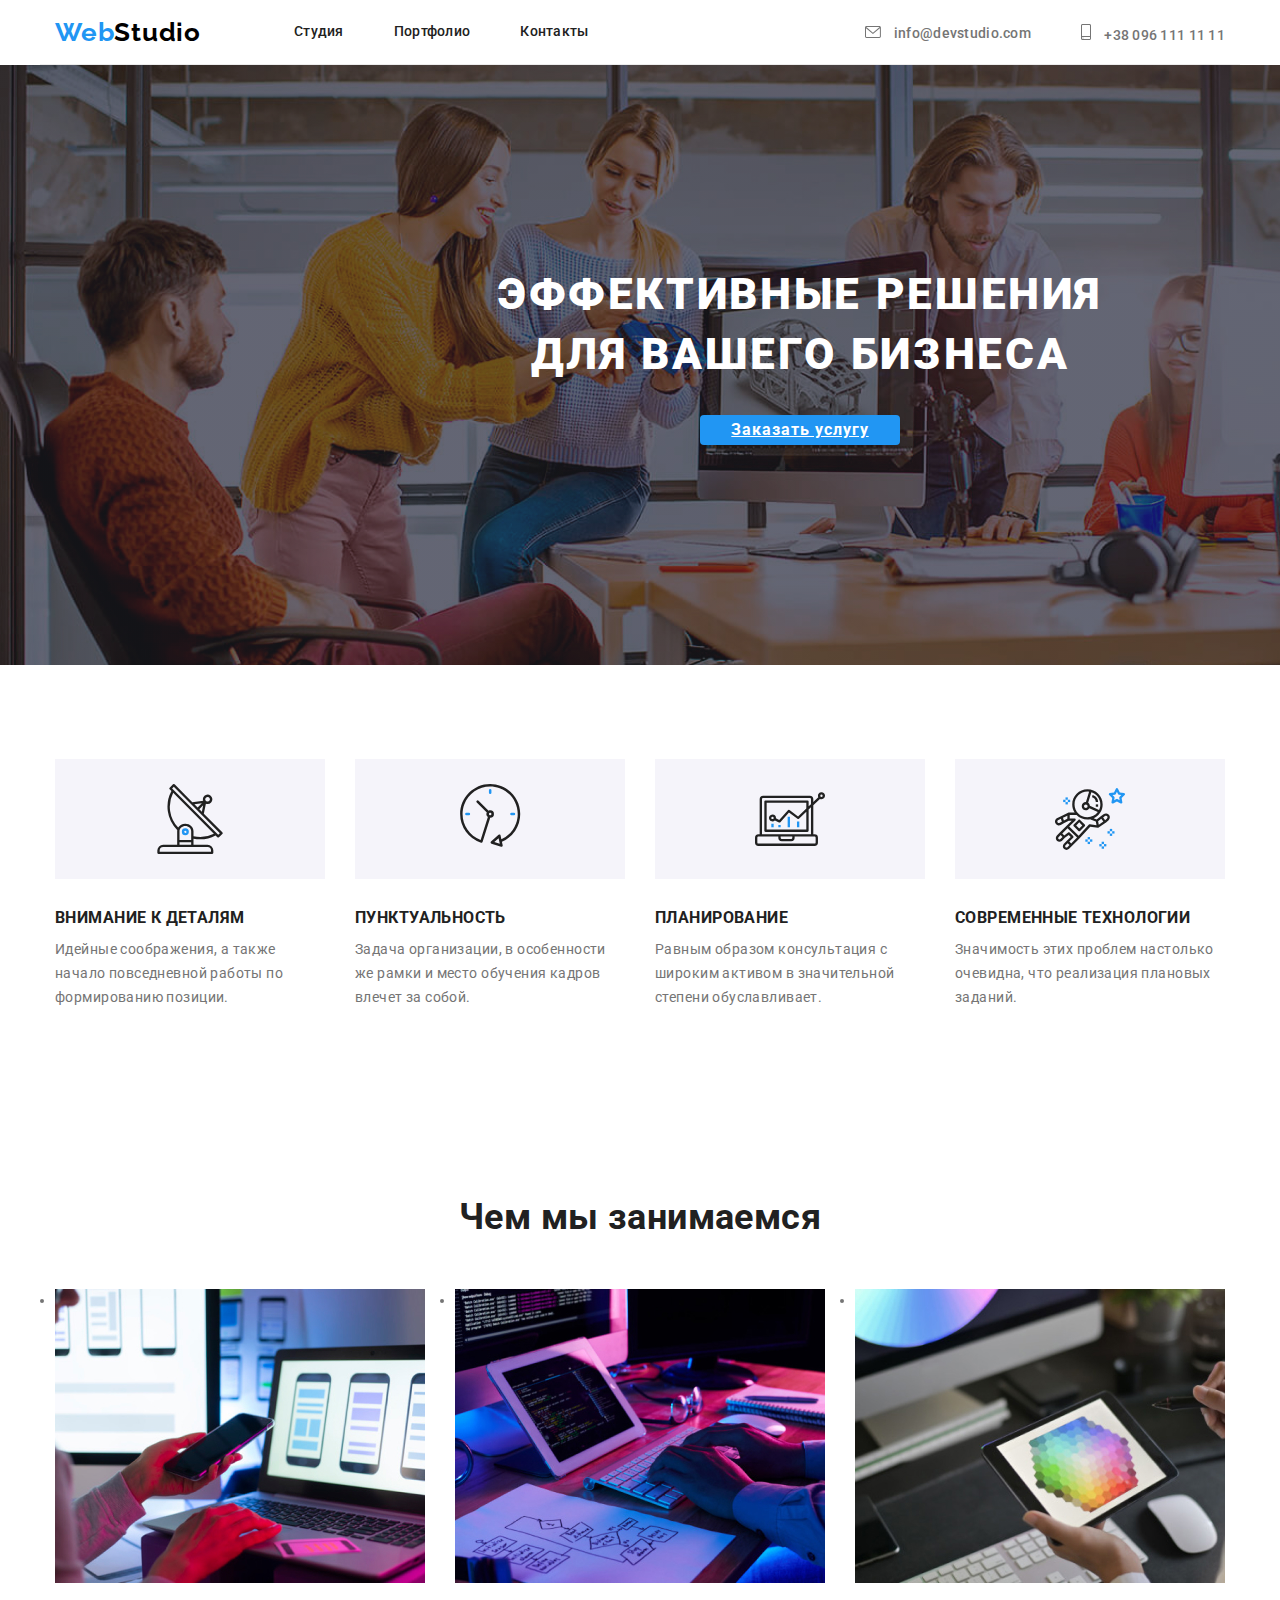
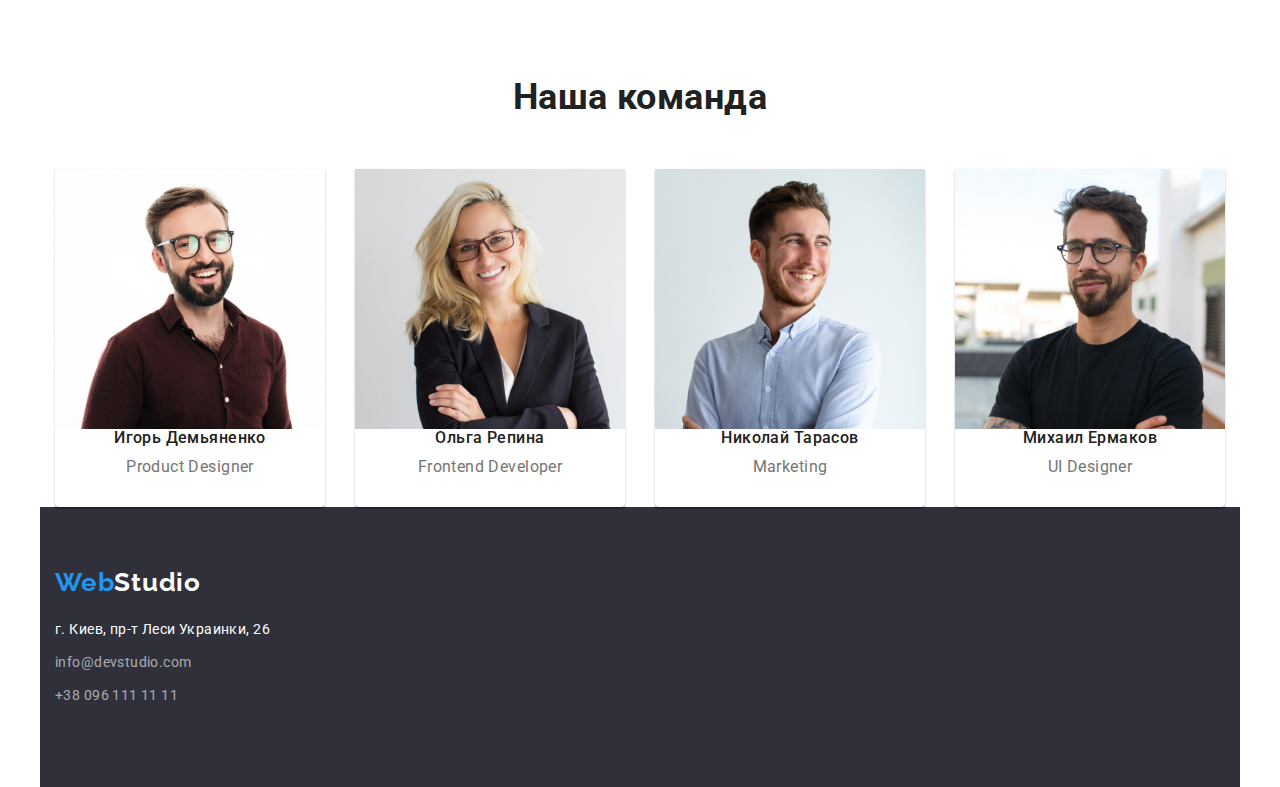
<file: index.html>
<!DOCTYPE html>
<html lang="ru">
<head>
    <meta charset="UTF-8">
    <meta http-equiv="X-UA-Compatible" content="IE=edge">
    <meta name="viewport" content="width=device-width, initial-scale=1.0">
    <title>WebStudio main page</title>
    <link rel="stylesheet" href="https://cdnjs.cloudflare.com/ajax/libs/modern-normalize/0.2.0/modern-normalize.min.css">
    <link rel="preconnect" href="https://fonts.googleapis.com">
    <link rel="preconnect" href="https://fonts.gstatic.com" crossorigin>
    <link href="https://fonts.googleapis.com/css2?family=Raleway:wght@700&family=Roboto:wght@400;500;700;900&display=swap"
    rel="stylesheet">
    <link rel="stylesheet" href="./css/stiles.css">
</head>
<body>
    <header>
        <!-- шапка страницы -->
        <div class="container">
            <a class="logo" href="./"> <span class="logo-web">Web</span><span class="logo-studio">Studio</span></a>
            <nav>
            <ul class="menu-nav list">
                <li><a class="link" href="">Студия</a></li>
                <li><a class="link" href="./portfolio.html">Портфолио</a></li>
                <li><a class="link" href="">Контакты</a></li>
            </ul>
            </nav>
            <ul class="contact-items list">
                <li class="contact-item">
                    <a class="contact-link" href="mailto:info@devstudio.com">
                        <svg class="contact-item-icon">
                            <use href="./imeges/svg/132symbol-defs.svg#icon-envelope"></use>
                        </svg>
                     info@devstudio.com
                    </a>
                </li>
                <li class="contact-item">
                    <a class="contact-link" href="tel:+380961111111">
                        <svg class="contact-item-icon phone">
                            <use href="./imeges/svg/132symbol-defs.svg#icon-smartphone"></use>
                        </svg>
                        +38 096 111 11 11</a>
                </li>
            </ul>
        </div>
    </header>
    <main>
            <section class="section hero">
                <h1 class="hero-title">Эффективные решения для вашего бизнеса</h1>
                <a class="hero-button" href="">Заказать услугу</a>
            </section>
            <div class="container">
            <!-- принципы работы -->
            <section class="section">
                <h2 class="visually-hidden">Принципы работы</h2>
                <ul class="grid list">
                    <li class="grid-item">
                        <div class="thumb">
                            <svg class="principle-icon" width="70" height="70">
                                <use href="./imeges/svg/132symbol-defs.svg#icon-antenna">
                                </use>
                            </svg>
                        </div>
                        <h3 class="title-principles-of-work">Внимание к деталям</h3>
                        <p class="principles-of-work-text">Идейные соображения, а также начало повседневной работы по формированию позиции.</p>
        
                    </li>
                    <li class="grid-item">
                        <div class="thumb">
                            <svg class="principle-icon" width="70" height="70">
                                <use href="./imeges/svg/132symbol-defs.svg#icon-clock">
                                </use>
                            </svg>
                        </div>
                        <h3 class="title-principles-of-work">Пунктуальность</h3>
                        <p class="principles-of-work-text">Задача организации, в особенности же рамки и место обучения кадров влечет за собой.</p>
                    </li>
                    <li class="grid-item">
                        <div class="thumb">
                            <svg class="principle-icon" width="70" height="70">
                                <use href="./imeges/svg/132symbol-defs.svg#icon-diagram">
                                </use>
                            </svg>
                        </div>
                        <h3 class="title-principles-of-work">Планирование</h3>
                        <p class="principles-of-work-text">Равным образом консультация с широким активом в значительной степени обуславливает.</p>
                    </li>
                    <li class="grid-item">
                        <div class="thumb">
                            <svg class="principle-icon" width="70" height="70">
                                <use href="./imeges/svg/symbol-defs.svg#icon-astronaut">
                                </use>
                            </svg>
                        </div>
                        <h3 class="title-principles-of-work">Современные технологии</h3>
                        <p class="principles-of-work-text">Значимость этих проблем настолько очевидна, что реализация плановых заданий.</p>
                    </li>
                </ul>
            </section>
            <!-- примеры работ -->
            <section class="section">
                <h2 class="section-title">Чем мы занимаемся</h2>
                <ul class="grid">
                    <li class="grid-item our-work"><img src="./imeges/portfolio/box2.jpg" width="370" height="294" alt="примеры веб дизайна">
                    </li>
                    <li class="grid-item our-work"><img src="./imeges/portfolio/box1.jpg" width="370" height="294" alt="примеры веб дизайна">
                    </li>
                    <li class="grid-item our-work"><img src="./imeges/portfolio/box3.jpg" width="370" height="294" alt="примеры веб дизайна">
                    </li>
                </ul>
            </section>
            <!-- команда -->
            <section>
                <h2 class="section-title">Наша команда</h2>
                <ul class="grid list">
                    <li class="grid-item team-card"><img src="./imeges/team/img1.jpg" width="270" height="260"
                            alt="продакт менеджер Игорь Демьяненко">
                        <h3 class="team-name">Игорь Демьяненко</h3>
                        <p class="team-text">Product Designer</p>
                    </li>
                    <li class="grid-item team-card"><img src="./imeges/team/img2.jpg" width="270" height="260"
                            alt="фронт энд разработчик Ольга Репина">
                        <h3 class="team-name">Ольга Репина</h3>
                        <p class="team-text">Frontend Developer</p>
                    </li>
                    <li class="grid-item team-card"><img src="./imeges/team/img3.jpg" width="270" height="260"
                            alt=" маркетолог Николай Тарасов">
                        <h3 class="team-name">Николай Тарасов</h3>
                        <p class="team-text">Marketing</p>
                    </li>
                    <li class="grid-item team-card"><img src="./imeges/team/img4.jpg" width="270" height="260" alt="дезайнер Михаил Ермаков">
                        <h3 class="team-name"">Михаил Ермаков</h3>
                        <p class="team-text">UI Designer</p>
                    </li>
                </ul>
            </section>
        </div>
    </main>
    <footer>
        <div class="container">
            <a class="footer-logo logo " href="./"> <span class="logo-web"> Web</span><span class="logo-studio-footer">Studio</span></a>
            <address class="address">
                <ul class="address-list list">
                    <li><a class="address-item map" href="https://goo.gl/maps/u8dDUCXfgvTGLEtq9" target="_blank" rel="noopener noreferrer">г. Киев, пр-т Леси Украинки,
                        26</a></li>
                    <li><a class="footer-contact address-item" href="mailto:info@devstudio.com">info@devstudio.com</a></li>
                    <li><a class="footer-contact address-item" href="tel:+380961111111">+38 096 111 11 11</a></li>
                </ul>
            </address>
        </div>
    </footer>
    </body>
</html>
</file>
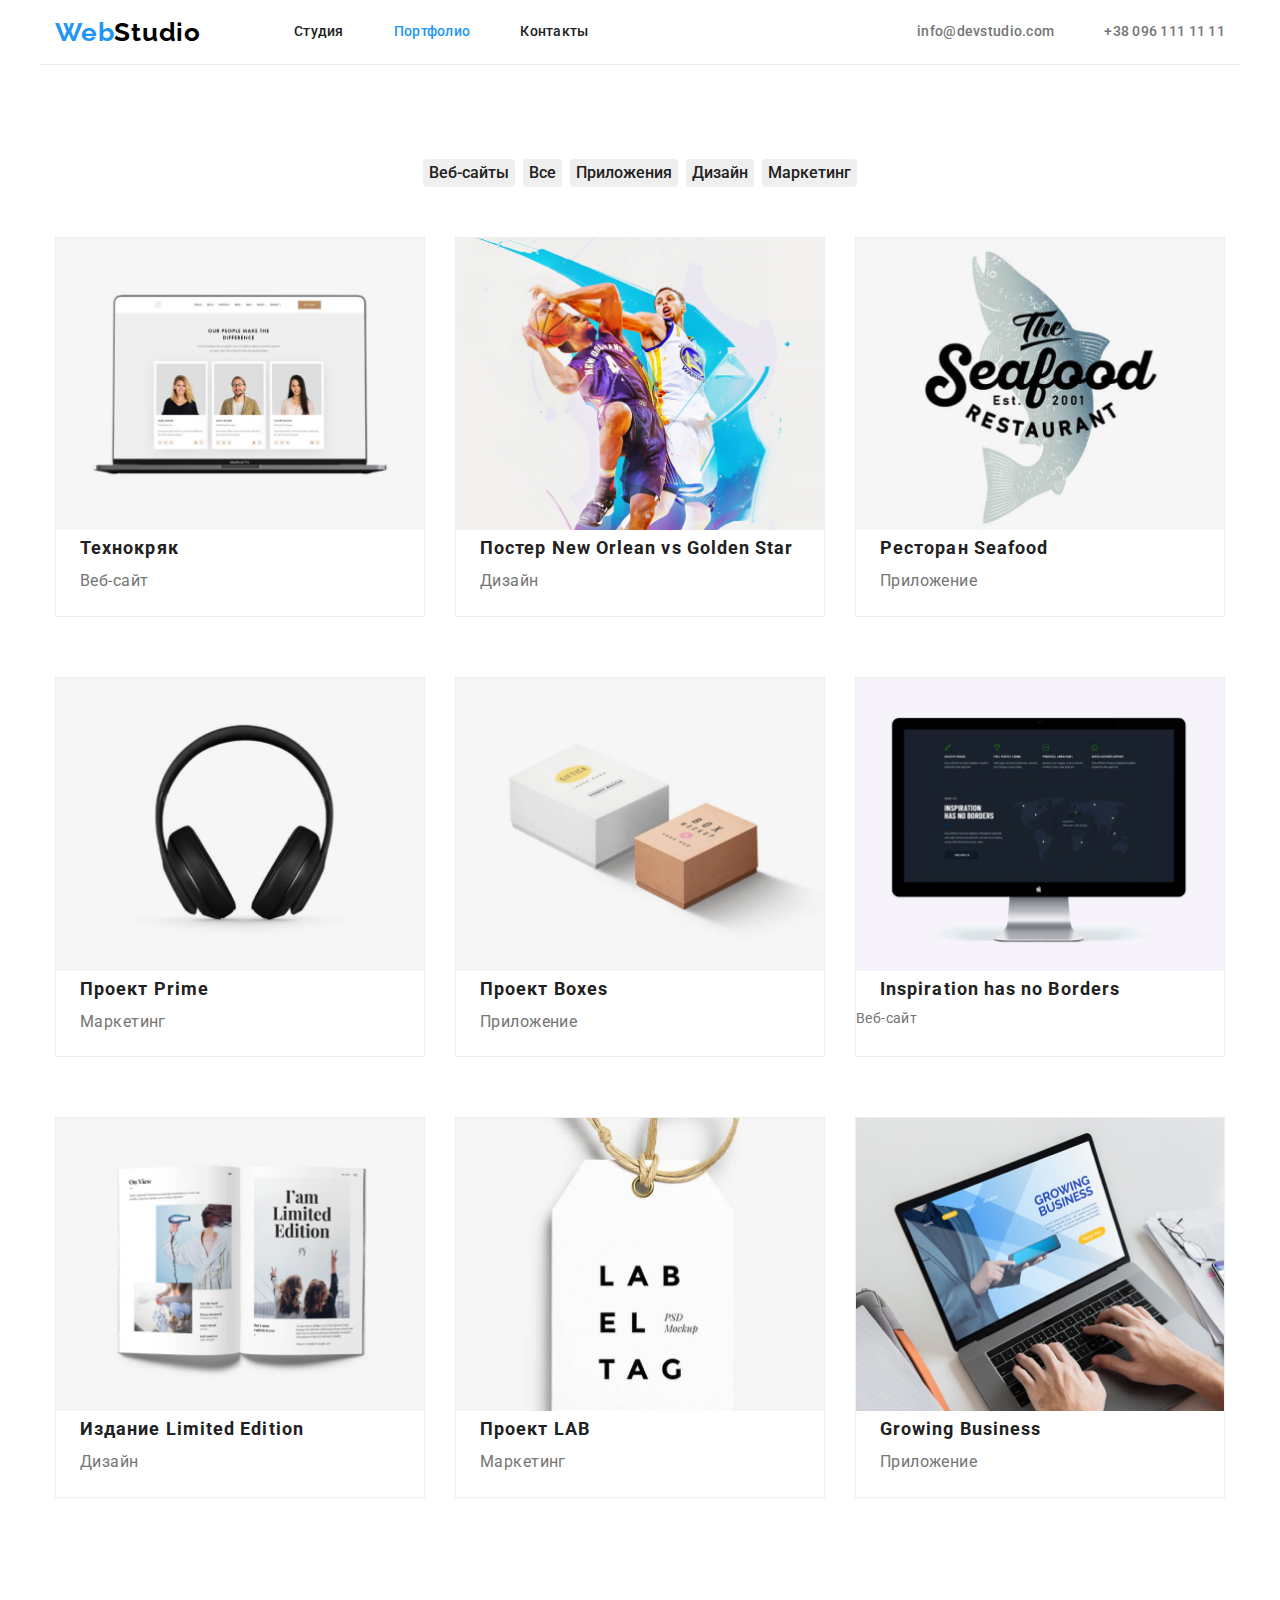
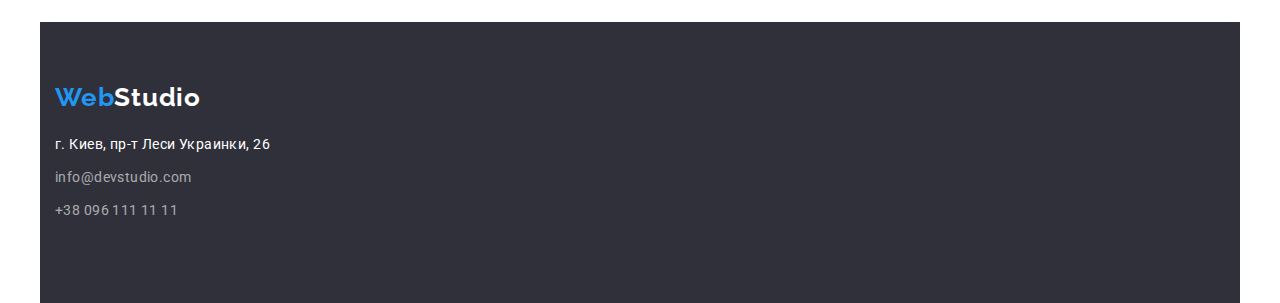
<file: portfolio.html>
<!DOCTYPE html>
<html lang="ru">
<head>
    <meta charset="UTF-8">
    <meta http-equiv="X-UA-Compatible" content="IE=edge">
    <meta name="viewport" content="width=device-width, initial-scale=1.0">
    <title>portfolio</title>
    <link rel="stylesheet" href="https://cdnjs.cloudflare.com/ajax/libs/modern-normalize/0.2.0/modern-normalize.min.css">
    <link rel="preconnect" href="https://fonts.googleapis.com">
    <link rel="preconnect" href="https://fonts.gstatic.com" crossorigin>
    <link href="https://fonts.googleapis.com/css2?family=Raleway:wght@700&family=Roboto:wght@400;500;700;900&display=swap"
        rel="stylesheet">
    <link rel="stylesheet" href="./css/stiles.css">
</head>
<body>
    <header>
        <!-- шапка страницы -->
        <div class="container">
            <a class="logo" href="./"> <span class="logo-web">Web</span><span class="logo-studio">Studio</span></a>
            <nav>
                <ul class="menu-nav list">
                    <li><a class="link" href="">Студия</a></li>
                    <li><a class="active-page link" href="./portfolio.html">Портфолио</a></li>
                    <li><a class="link" href="">Контакты</a></li>
                </ul>
            </nav>
            <ul class="contact-items list">
                <li><a class="contact-link" href="mailto:info@devstudio.com">info@devstudio.com</a></li>
                <li><a class="contact-link" href="tel:+380961111111">+38 096 111 11 11</a></li>
            </ul>
        </div>
    </header>
    <main>
        <div class="container">
            <section class="section">
                <h1 class="visually-hidden">Портфолио</h1>
                <ul class="buttom-items list">
                    <li><button class="buttom-item" type="button">Веб-сайты</button></li>
                    <li><button class="buttom-item" type="button">Все</button></li>
                    <li><button class="buttom-item" type="button">Приложения</button></li>
                    <li><button class="buttom-item" type="button">Дизайн</button></li>
                    <li><button class="buttom-item" type="button">Маркетинг</button></li>
                </ul>
                <ul class="work-examples grid list">
                    <li class="work-examples-card grid-item">
                        <img src="./imeges/second_page_portfolio/img.png" width="370" height="294" alt="Технокряк">
                        <h2 class="work-examples-title">Технокряк</h2>
                        <p class="work-examples-text">Веб-сайт</p>
                    </li>
                    <li class="work-examples-card grid-item">
                        <img src="./imeges/second_page_portfolio/img(1).png" width="370" height="294"
                            alt="Постер New Orlean vs Golden Star">
                        <h2 class="work-examples-title">Постер New Orlean vs Golden Star</h2>
                        <p class="work-examples-text">Дизайн</p>
                    </li>
                    <li class="work-examples-card grid-item">
                        <img src="./imeges/second_page_portfolio/img(2).png" width="370" height="294" alt="Ресторан Seafood">
                        <h2 class="work-examples-title">Ресторан Seafood</h2>
                        <p class="work-examples-text">Приложение</p>
                    </li>
                    <li class="work-examples-card grid-item">
                        <img src="./imeges/second_page_portfolio/img(3).png" width="370" height="294" alt="Проект Prime">
                        <h2 class="work-examples-title">Проект Prime</h2>
                        <p class="work-examples-text">Маркетинг</p>
                    </li>
                    <li class="work-examples-card grid-item">
                        <img src="./imeges/second_page_portfolio/img(4).png" width="370" height="294" alt="Проект Boxes">
                        <h2 class="work-examples-title">Проект Boxes</h2>
                        <p class="work-examples-text">Приложение</p>
                    </li>
                    <li class="work-examples-card grid-item">
                        <img src="./imeges/second_page_portfolio/img(5).png" width="370" height="294" alt="Inspiration has no Borders">
                        <h2 class="work-examples-title">Inspiration has no Borders</h2>
                        <p>Веб-сайт</p>
                    </li>
                    <li class="work-examples-card grid-item">
                        <img src="./imeges/second_page_portfolio/img(6).png" width="370" height="294" alt="Издание Limited Edition">
                        <h2 class="work-examples-title">Издание Limited Edition</h2>
                        <p class="work-examples-text">Дизайн</p>
                    </li>
                    <li class="work-examples-card grid-item">
                        <img src="./imeges/second_page_portfolio/img(7).png" width="370" height="294" alt="Проект LAB">
                        <h2 class="work-examples-title">Проект LAB</h2>
                        <p class="work-examples-text">Маркетинг</p>
                    </li>
                    <li class="work-examples-card grid-item">
                        <img src="./imeges/second_page_portfolio/img(8).png" width="370" height="294" alt="Growing Business">
                        <h2 class="work-examples-title">Growing Business</h2>
                        <p class="work-examples-text">Приложение</p>
                    </li>
                </ul>
            </section>
        </div>
    </main>
    <footer>
        <div class="container">
            <a class="footer-logo logo " href="./"> <span class="logo-web"> Web</span><span
                    class="logo-studio-footer">Studio</span></a>
            <address class="address">
                <ul class="address-list list">
                    <li><a class="address-item map" href="https://goo.gl/maps/u8dDUCXfgvTGLEtq9" target="_blank"
                            rel="noopener noreferrer">г. Киев, пр-т Леси Украинки,
                            26</a></li>
                    <li><a class="footer-contact address-item" href="mailto:info@devstudio.com">info@devstudio.com</a></li>
                    <li><a class="footer-contact address-item" href="tel:+380961111111">+38 096 111 11 11</a></li>
                </ul>
            </address>
        </div>
    </footer>
    
</body>
</html>
</file>
<file: css/stiles.css>
:root{
    --main-color:#757575;
    --titel-color:#212121;
    --accen-color:#2196F3;

    --white-bgc: #FFFFFF;
    --dark-bgc: #2F303A;
    --main-section-bgc: #E5E5E5;
    --second-section-bgc: #F5F4FA;
    --accent-bgc: #2196F3;

    --mein-font-famely-Roboto: "Roboto"; 
    --mein-font-famely-Raleway: "Raleway";

    --grid-item:4;
}

/* Теги */
body{
    font-family: var( --mein-font-famely-Roboto), sans-serif ;
    font-size: 14px;
    line-height: 1.71;
    color: var(--main-color);
    letter-spacing: 0.03em;
}

img {
    display: block;
    max-width: 100%;
    height: auto;
}

*,
*::before,
*::after {
    box-sizing: border-box;
}

h1, h2,h3, h4, h5, h6, p{
    margin-top: 0;
    margin-bottom: 0;
}
ul, li{
    padding: 0;
    margin: 0;
}


/* Утилиты */

.visually-hidden {
    position: absolute !important;
    clip: rect(1px 1px 1px 1px);
    clip: rect(1px, 1px, 1px, 1px);
    padding: 0 !important;
    border: 0 !important;
    height: 1px !important;
    width: 1px !important;
    overflow: hidden;
}

.list{
    margin: 0;
    padding: 0;
    list-style: none;
}



/* общего пользования */

/* conteiner */
.container{
    width: 1200px;
    padding-left: 15px;
    padding-right: 15px;
    margin-left: auto;
    margin-right: auto;
}

.section{
    padding-top: 94px;
    padding-bottom: 94px;
}

/* svg */

/* хедер иконки */
.contact-item{
    display: flex;
    justify-content: center;
    align-items: center;
}
.contact-item-icon{
    margin-right: 10px;
    fill: currentColor;
    
    width: 16px;
    height: 12px;
}

/* принцыпы работы иконки */
.thumb{
    display: flex;
    justify-content: center;
    align-items: center;
    width: 270px;
    height: 120px;
    margin-bottom: 30px;
    background-color: #F5F4FA;
}

.principle-icon{
    
    
}


/* сетка єлементов */
.grid {
    display: flex;
    flex-wrap: wrap;
    margin-left: -30px;
    margin-top: -30px;   
}

.grid-item{
    margin-left: 30px;
    margin-top: 30px;
    flex-basis: calc((100% - var(--grid-item) * 30px) / var(--grid-item));
}

/* заголовки секций */
.section-title{
    margin-bottom: 50px;

    font-weight: 700;
    font-size: 36px;
    line-height: 1.16;
    text-align: center;
    
    color: var(--titel-color);
}

/* header */

header> .container{
    border-bottom: 1px solid #ECECEC;
    display: flex;
    align-items: center;
}

.menu-nav{
    display: flex;
        
    font-weight: 500;
    font-size: 14px;
    line-height: 1.14;
    letter-spacing: 0.02em;
}

.menu-nav :not(:last-child){
    margin-right: 50px;
}

.link{
    color: var(--titel-color);
}
.link:hover,
.link:focus{
    color: var(--accen-color);
}


.contact-items{
    display: flex;
    margin-left: auto;
}

.contact-items li + li {
    margin-left: 50px;
}
.contact-link{
    font-weight: 500;
    font-size: 14px;
    line-height: 1.14px;
    letter-spacing: 0.02em;

    color: var(--main-color);
}
.phone{
    width: 10px;
    height: 16px;
}
.link, .contact-link {
    display: block;
    padding-top: 24px;
    padding-bottom: 24px;

    text-decoration: none;
}

.contact-link:hover,
.contact-link:focus{
    color: var(--accen-color);
}

/* logo */
.logo{
    margin-right: 93px;
    font-family: var(--mein-font-famely-Raleway);
    font-weight: bold;
    font-size: 26px;
    line-height: 1.19;
    text-decoration: none;
    letter-spacing: 0.03em;
}

.logo-web{
    color: var(--accen-color);
}

.logo-studio{
    color: #000000;
}


/* main */
/* hero */
.hero{
    text-align: center;
    padding-top: 200px;
    padding-bottom: 200px;
    margin-left: auto;
    margin-right: auto;
    width: 1600px;
    height: 600px;

    background-image:
    linear-gradient(
    to rigHT,
    rgba(47, 48, 58, 0.4), 
    rgba(47, 48, 58, 0.4)),
    url("../imeges/hero-bg.jpg");
}

.hero-title{
    max-width: 696px;
    text-align: center;
    margin-left: auto;
    margin-right: auto;
    margin-bottom: 30px;

    font-weight: 900;
    font-size: 44px;
    line-height: 1.36;

    letter-spacing: 0.06em;
    text-transform: uppercase;

    color: #FFFFFF;
}

.hero-button{
    display: block;
    margin-left: auto;
    margin-right: auto;
    width: 200px;
    background-color: var(--accent-bgc);

    font-weight: 700;
    font-size: 16px;
    line-height: 1.87;
    letter-spacing: 0.06em;
    
    color: #FFFFFF;
    border-radius: 4px;
    box-shadow: 0px 4px 4px rgba(0, 0, 0, 0.15);
}

.hero-button:focus,
.hero-button:hover{
    background: #188CE8;
    box-shadow: 0px 4px 4px rgba(0, 0, 0, 0.15);
    border-radius: 4px;
}

/* принципы работы */
.title-principles-of-work{ 
    margin-bottom: 10px; 
    font-weight: 700;
    line-height: 1.14;
    text-transform: uppercase;

    color: var(--titel-color);
}

.principles-of-work-text{
    font-weight: 400;
    line-height: 1.71;
}

/* чем мы занимаемся */
.our-work {
    --grid-item: 3;
}

/* наша команда */
.team-card{
    background: #FFFFFF;

    box-shadow: 0px 1px 3px rgba(0, 0, 0, 0.12),
    0px 1px 1px rgba(0, 0, 0, 0.14),
    0px 2px 1px rgba(0, 0, 0, 0.2);
    border-radius: 0px 0px 4px 4px;
}

.team-name{
    margin-bottom: 10px;

    font-weight: 500;
    font-size: 16px;
    line-height: 1.18;
    text-align: center;

    color: var(--titel-color);
}

.team-text{  
    margin-bottom: 30px;  
    font-weight: 400;
    font-size: 16px;
    line-height: 1.18;
    text-align: center;

    color: var(--main-color);
}

/* футер */

footer .container{
    padding-top: 60px;
    padding-bottom: 60px;
    background-color: var(--dark-bgc);
}
.logo-studio-footer {
        color: #FFFFFF;
}
.footer-logo{
    display: block;
    margin-bottom: 20px;
}

.address{
    margin-bottom: 20px;
    font-style: normal;
}

.address-item{
    text-decoration: none;
}

.map{
    line-height: 1.71;
    color: #FFFFFF;
}

.footer-contact{
    line-height: 1.71;
    color: rgba(255, 255, 255, 0.6);
}

.address-list :not(:last-child) {
    margin-bottom: 9px;
}


/* стили портфолио */

.active-page{
    color: var(--accen-color);
}

/* кнопки */
.buttom-items{
    display: flex;
    justify-content: center;
}
    

.buttom-items :not(:last-child){
    margin-right: 8px;
    margin-bottom: 50px;
}

.buttom-item{
    color: var(--titel-color);
    font-weight: 500;
    font-size: 16px;
    line-height: 1.62;
    background-color var(--second-section-bgc);

    text-align: center;
    border-radius: 4px;
    border: 0px;
    cursor: pointer;
}

.buttom-item:hover,
.buttom-item:focus {
    background-color: var(--accent-bgc);
    color: #ffffff;
}

.work-examples{
    --grid-item: 3;
}

.work-examples-card{
    margin-bottom: 30px;
    background: #FFFFFF;
    border: 1px solid #EEEEEE;
}
.work-examples-title{
    margin-right: 24px;
    margin-left: 24px;
    font-weight: 700;
    font-size: 18px;
    line-height: 2;

    letter-spacing: 0.06em;

    color: var(--titel-color);
}

.work-examples-text{
    margin-bottom: 20px;
    margin-right: 24px;
    margin-left:24px;
    font-size: 16px;
    line-height: 1.87;
    color :var(--main-color);
}

/* main .container{
    border: 1px solid #ECECEC;
} */
</file>
